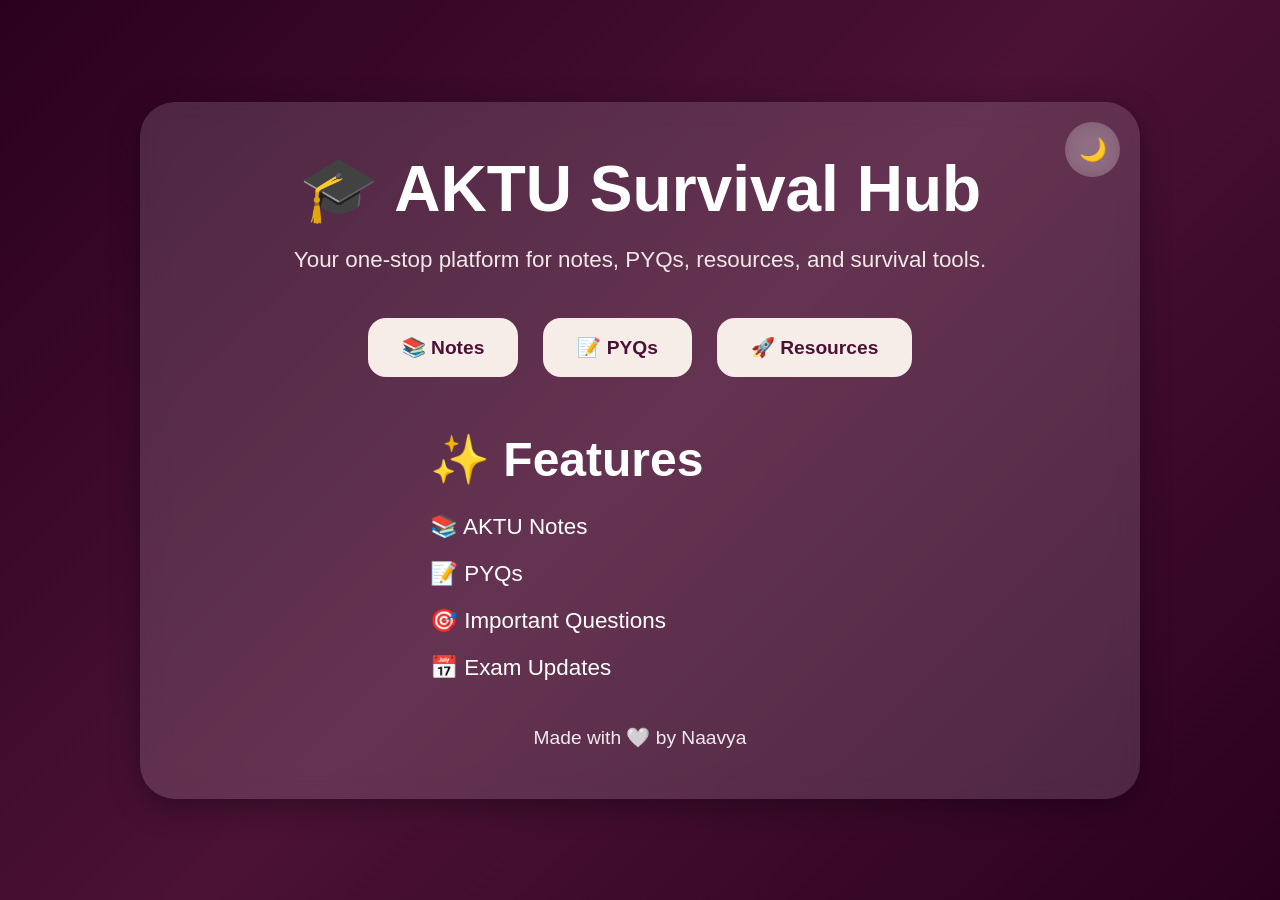
<file: index.html>
<!DOCTYPE html>
<html lang="en">
<head>
<meta charset="UTF-8">
<meta name="viewport" content="width=device-width, initial-scale=1.0">
<title>AKTU Survival Hub</title>

<style>

*{
    margin:0;
    padding:0;
    box-sizing:border-box;
    font-family:Arial,sans-serif;
}

/* BODY */

body{
    min-height:100vh;
    display:flex;
    justify-content:center;
    align-items:center;
    padding:25px;

    background:linear-gradient(135deg,#2b001f,#4b1235,#2b001f);

    color:white;

    transition:0.4s ease;
}

/* LIGHT MODE */

body.light{
    background:linear-gradient(135deg,#ffe6f0,#fff0f6,#ffffff);
    color:#4b1235;
}

body.light .container{
    background:rgba(255,255,255,0.75);
}

body.light .subtitle,
body.light .footer,
body.light .features li{
    color:#4b1235;
}

/* MAIN CONTAINER */

.container{
    width:95%;
    max-width:1000px;

    background:rgba(255,255,255,0.14);

    backdrop-filter:blur(14px);

    border-radius:35px;

    padding:50px 40px;

    text-align:center;

    position:relative;

    box-shadow:0 8px 30px rgba(0,0,0,0.35);

    animation:fadeUp 1s ease;
}

/* THEME BUTTON */

.theme-btn{
    position:absolute;
    top:20px;
    right:20px;

    width:55px;
    height:55px;

    border:none;
    outline:none;

    border-radius:50%;

    background:rgba(255,255,255,0.18);

    backdrop-filter:blur(10px);

    color:white;

    font-size:1.4rem;

    cursor:pointer;

    transition:0.3s ease;

    display:flex;
    justify-content:center;
    align-items:center;
}

.theme-btn:hover{
    transform:scale(1.1) rotate(15deg);

    background:rgba(255,255,255,0.28);
}

/* HEADING */

h1{
    font-size:4rem;
    margin-bottom:20px;
}

/* SUBTITLE */

.subtitle{
    font-size:1.4rem;
    color:#f1e7e7;
    margin-bottom:45px;
}

/* BUTTONS */

.buttons{
    display:flex;
    justify-content:center;
    gap:25px;
    flex-wrap:wrap;

    margin-bottom:55px;
}

.buttons a{
    text-decoration:none;

    background:#f7ede8;
    color:#4b1235;

    padding:18px 34px;

    border-radius:18px;

    font-size:1.2rem;
    font-weight:bold;

    transition:0.3s ease;
}

.buttons a:hover{
    transform:translateY(-8px) scale(1.05);

    box-shadow:0 10px 22px rgba(0,0,0,0.35);
}

/* FEATURES */

.features{
    text-align:left;
    max-width:420px;
    margin:auto;
}

.features h2{
    font-size:3rem;
    margin-bottom:25px;
}

.features ul{
    list-style:none;
}

.features li{
    font-size:1.4rem;
    margin-bottom:20px;

    transition:0.3s ease;
}

.features li:hover{
    transform:translateX(10px);
}

/* FOOTER */

.footer{
    margin-top:45px;
    font-size:1.2rem;
    opacity:0.9;
}

/* ANIMATION */

@keyframes fadeUp{

    from{
        opacity:0;
        transform:translateY(40px);
    }

    to{
        opacity:1;
        transform:translateY(0);
    }

}

/* MOBILE */

@media(max-width:700px){

    h1{
        font-size:2.5rem;
    }

    .subtitle{
        font-size:1rem;
    }

    .buttons a{
        width:100%;
    }

    .features h2{
        font-size:2.2rem;
    }

    .features li{
        font-size:1.1rem;
    }

}

</style>
</head>

<body>

<div class="container">

    <!-- DARK MODE BUTTON -->

    <button class="theme-btn" onclick="toggleTheme()">🌙</button>

    <!-- HEADING -->

    <h1>🎓 AKTU Survival Hub</h1>

    <!-- SUBTITLE -->

    <p class="subtitle">
        Your one-stop platform for notes, PYQs, resources, and survival tools.
    </p>

    <!-- BUTTONS -->

    <div class="buttons">

        <a href="notes.html">📚 Notes</a>

        <a href="pyqs.html">📝 PYQs</a>

        <a href="resources.html">🚀 Resources</a>

    </div>

    <!-- FEATURES -->

    <div class="features">

        <h2>✨ Features</h2>

        <ul>

            <li>📚 AKTU Notes</li>

            <li>📝 PYQs</li>

            <li>🎯 Important Questions</li>

            <li>📅 Exam Updates</li>

        </ul>

    </div>

    <!-- FOOTER -->

    <div class="footer">
        Made with 🤍 by Naavya
    </div>

</div>

<!-- SCRIPT -->

<script>

function toggleTheme(){

    document.body.classList.toggle("light");

}

</script>

</body>
</html>
</file>
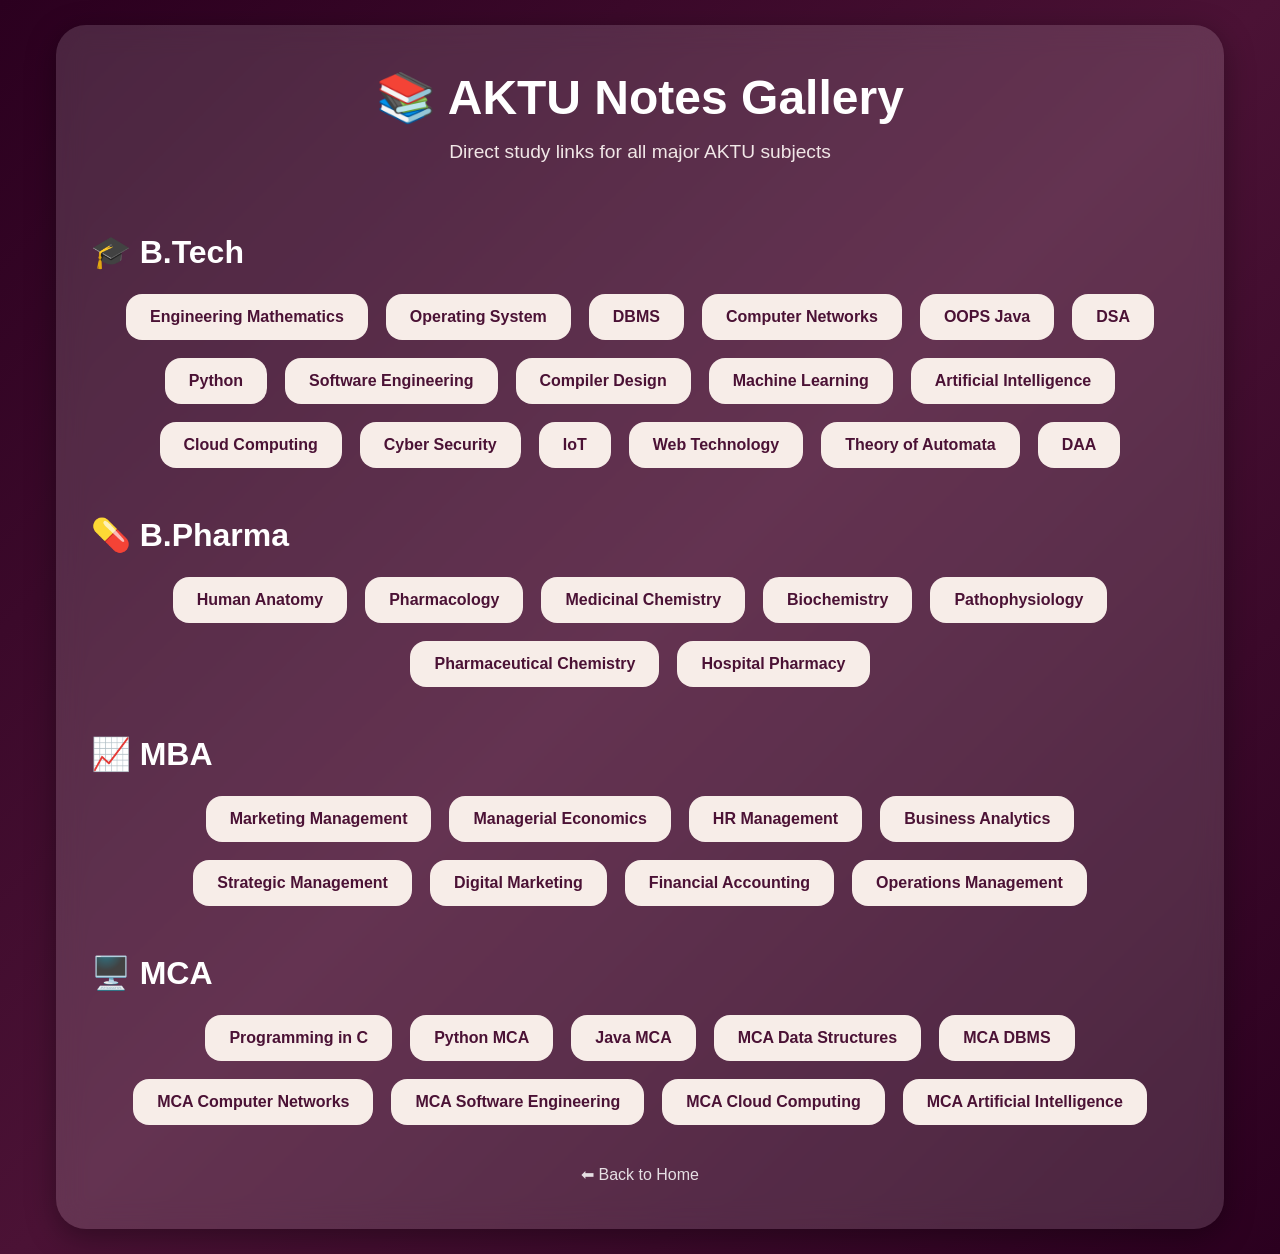
<file: notes.html>
<!DOCTYPE html>
<html lang="en">
<head>
<meta charset="UTF-8">
<meta name="viewport" content="width=device-width, initial-scale=1.0">
<title>AKTU Notes Gallery</title>

<style>

*{
    margin:0;
    padding:0;
    box-sizing:border-box;
    font-family:Arial, sans-serif;
}

body{
    min-height:100vh;
    background:linear-gradient(135deg,#2b001f,#4b1235,#2b001f);
    display:flex;
    justify-content:center;
    align-items:center;
    padding:25px;
    color:white;
}

.container{
    width:95%;
    max-width:1200px;

    background:rgba(255,255,255,0.14);

    backdrop-filter:blur(14px);

    border-radius:30px;

    padding:45px 35px;

    text-align:center;

    box-shadow:0 8px 30px rgba(0,0,0,0.35);

    animation:fadeUp 1s ease;
}

/* Heading */

h1{
    font-size:3rem;
    margin-bottom:15px;
}

.subtitle{
    font-size:1.2rem;
    margin-bottom:40px;
    color:#f1e7e7;
}

/* Subjects Layout */

.subjects{
    display:flex;
    flex-wrap:wrap;
    justify-content:center;
    gap:18px;
}

/* Course Heading */

.course-heading{
    width:100%;
    text-align:left;
    margin-top:30px;
    margin-bottom:5px;
    font-size:2rem;
}

/* Subject Buttons */

.subjects a{
    text-decoration:none;

    background:#f7ede8;
    color:#4b1235;

    padding:14px 24px;

    border-radius:16px;

    font-size:1rem;
    font-weight:bold;

    transition:0.3s ease;
}

.subjects a:hover{
    transform:translateY(-7px) scale(1.05);

    box-shadow:0 10px 22px rgba(0,0,0,0.35);
}

/* Back Button */

.back-btn{
    display:inline-block;
    margin-top:40px;
    text-decoration:none;
    color:white;
    opacity:0.85;
    font-size:1rem;
}

/* Animation */

@keyframes fadeUp{

    from{
        opacity:0;
        transform:translateY(40px);
    }

    to{
        opacity:1;
        transform:translateY(0);
    }

}

/* Mobile */

@media(max-width:700px){

    h1{
        font-size:2.2rem;
    }

    .subtitle{
        font-size:1rem;
    }

    .subjects a{
        width:100%;
    }

    .course-heading{
        font-size:1.6rem;
    }

}

</style>
</head>

<body>

<div class="container">

    <h1>📚 AKTU Notes Gallery</h1>

    <p class="subtitle">
        Direct study links for all major AKTU subjects
    </p>

    <div class="subjects">

        <!-- BTECH -->

        <h2 class="course-heading">🎓 B.Tech</h2>

        <a href="https://www.geeksforgeeks.org/engineering-mathematics-tutorials/" target="_blank">Engineering Mathematics</a>

        <a href="https://www.geeksforgeeks.org/operating-systems/" target="_blank">Operating System</a>

        <a href="https://www.geeksforgeeks.org/dbms/" target="_blank">DBMS</a>

        <a href="https://www.geeksforgeeks.org/computer-network-tutorials/" target="_blank">Computer Networks</a>

        <a href="https://www.geeksforgeeks.org/java/" target="_blank">OOPS Java</a>

        <a href="https://www.geeksforgeeks.org/data-structures/" target="_blank">DSA</a>

        <a href="https://www.geeksforgeeks.org/python-programming-language-tutorial/" target="_blank">Python</a>

        <a href="https://www.geeksforgeeks.org/software-engineering/" target="_blank">Software Engineering</a>

        <a href="https://www.geeksforgeeks.org/compiler-design-tutorials/" target="_blank">Compiler Design</a>

        <a href="https://www.geeksforgeeks.org/machine-learning/" target="_blank">Machine Learning</a>

        <a href="https://www.geeksforgeeks.org/artificial-intelligence/" target="_blank">Artificial Intelligence</a>

        <a href="https://www.geeksforgeeks.org/cloud-computing/" target="_blank">Cloud Computing</a>

        <a href="https://www.geeksforgeeks.org/cyber-security-tutorial/" target="_blank">Cyber Security</a>

        <a href="https://www.geeksforgeeks.org/internet-of-things-iot/" target="_blank">IoT</a>

        <a href="https://www.geeksforgeeks.org/web-technology/" target="_blank">Web Technology</a>

        <a href="https://www.geeksforgeeks.org/theory-of-computation-automata-tutorials/" target="_blank">Theory of Automata</a>

        <a href="https://www.geeksforgeeks.org/design-and-analysis-of-algorithms/" target="_blank">DAA</a>

        <!-- BPHARMA -->

        <h2 class="course-heading">💊 B.Pharma</h2>

        <a href="https://www.geeksforgeeks.org/human-anatomy-and-physiology/" target="_blank">Human Anatomy</a>

        <a href="https://www.geeksforgeeks.org/pharmacology/" target="_blank">Pharmacology</a>

        <a href="https://www.geeksforgeeks.org/medicinal-chemistry/" target="_blank">Medicinal Chemistry</a>

        <a href="https://www.geeksforgeeks.org/biochemistry/" target="_blank">Biochemistry</a>

        <a href="https://www.geeksforgeeks.org/pathophysiology/" target="_blank">Pathophysiology</a>

        <a href="https://www.geeksforgeeks.org/pharmaceutical-chemistry/" target="_blank">Pharmaceutical Chemistry</a>

        <a href="https://www.geeksforgeeks.org/hospital-management/" target="_blank">Hospital Pharmacy</a>

        <!-- MBA -->

        <h2 class="course-heading">📈 MBA</h2>

        <a href="https://www.geeksforgeeks.org/marketing-management/" target="_blank">Marketing Management</a>

        <a href="https://www.geeksforgeeks.org/managerial-economics/" target="_blank">Managerial Economics</a>

        <a href="https://www.geeksforgeeks.org/human-resource-management-hrm/" target="_blank">HR Management</a>

        <a href="https://www.geeksforgeeks.org/business-analytics/" target="_blank">Business Analytics</a>

        <a href="https://www.geeksforgeeks.org/strategic-management/" target="_blank">Strategic Management</a>

        <a href="https://www.geeksforgeeks.org/digital-marketing/" target="_blank">Digital Marketing</a>

        <a href="https://www.geeksforgeeks.org/financial-accounting/" target="_blank">Financial Accounting</a>

        <a href="https://www.geeksforgeeks.org/operations-management/" target="_blank">Operations Management</a>

        <!-- MCA -->

        <h2 class="course-heading">🖥️ MCA</h2>

        <a href="https://www.geeksforgeeks.org/programming-in-c/" target="_blank">Programming in C</a>

        <a href="https://www.geeksforgeeks.org/python-programming-language-tutorial/" target="_blank">Python MCA</a>

        <a href="https://www.geeksforgeeks.org/java/" target="_blank">Java MCA</a>

        <a href="https://www.geeksforgeeks.org/data-structures/" target="_blank">MCA Data Structures</a>

        <a href="https://www.geeksforgeeks.org/dbms/" target="_blank">MCA DBMS</a>

        <a href="https://www.geeksforgeeks.org/computer-network-tutorials/" target="_blank">MCA Computer Networks</a>

        <a href="https://www.geeksforgeeks.org/software-engineering/" target="_blank">MCA Software Engineering</a>

        <a href="https://www.geeksforgeeks.org/cloud-computing/" target="_blank">MCA Cloud Computing</a>

        <a href="https://www.geeksforgeeks.org/artificial-intelligence/" target="_blank">MCA Artificial Intelligence</a>

    </div>

    <a href="index.html" class="back-btn">⬅ Back to Home</a>

</div>

</body>
</html>
</file>
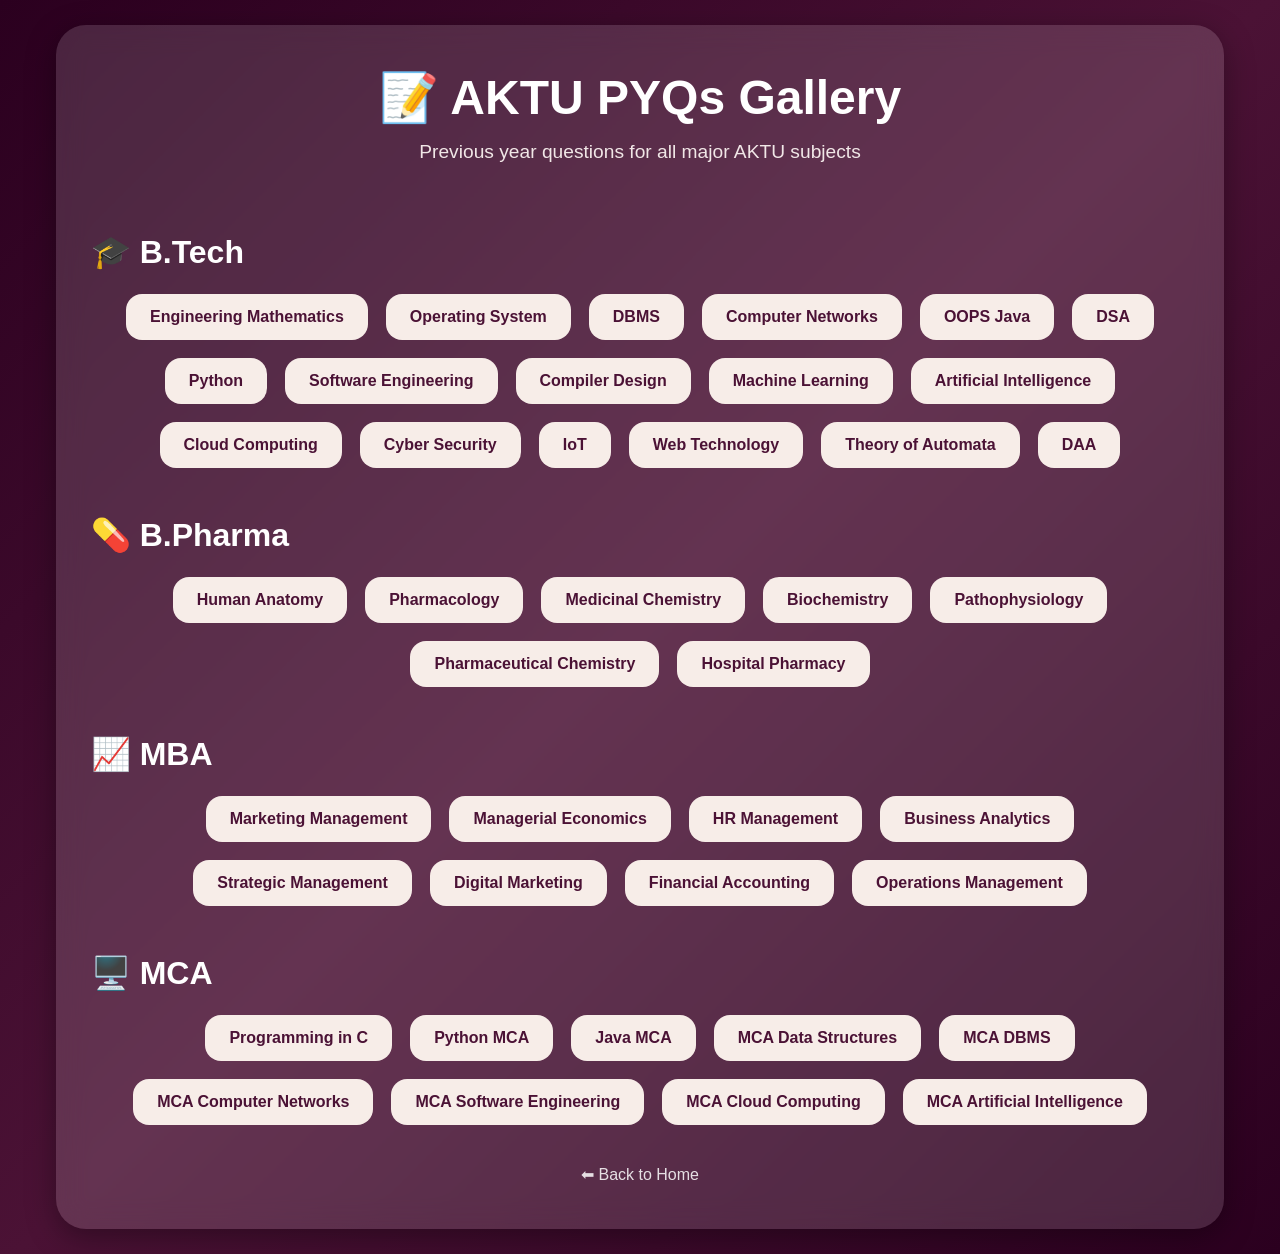
<file: pyqs.html>
<!DOCTYPE html>
<html lang="en">
<head>
<meta charset="UTF-8">
<meta name="viewport" content="width=device-width, initial-scale=1.0">
<title>AKTU PYQs Gallery</title>

<style>

*{
    margin:0;
    padding:0;
    box-sizing:border-box;
    font-family:Arial,sans-serif;
}

body{
    min-height:100vh;
    background:linear-gradient(135deg,#2b001f,#4b1235,#2b001f);
    display:flex;
    justify-content:center;
    align-items:center;
    padding:25px;
    color:white;
}

.container{
    width:95%;
    max-width:1200px;

    background:rgba(255,255,255,0.14);

    backdrop-filter:blur(14px);

    border-radius:30px;

    padding:45px 35px;

    text-align:center;

    box-shadow:0 8px 30px rgba(0,0,0,0.35);

    animation:fadeUp 1s ease;
}

/* Heading */

h1{
    font-size:3rem;
    margin-bottom:15px;
}

.subtitle{
    font-size:1.2rem;
    margin-bottom:40px;
    color:#f1e7e7;
}

/* Subjects Layout */

.subjects{
    display:flex;
    flex-wrap:wrap;
    justify-content:center;
    gap:18px;
}

/* Course Heading */

.course-heading{
    width:100%;
    text-align:left;
    margin-top:30px;
    margin-bottom:5px;
    font-size:2rem;
}

/* Subject Buttons */

.subjects a{
    text-decoration:none;

    background:#f7ede8;
    color:#4b1235;

    padding:14px 24px;

    border-radius:16px;

    font-size:1rem;
    font-weight:bold;

    transition:0.3s ease;
}

.subjects a:hover{
    transform:translateY(-7px) scale(1.05);

    box-shadow:0 10px 22px rgba(0,0,0,0.35);
}

/* Back Button */

.back-btn{
    display:inline-block;
    margin-top:40px;
    text-decoration:none;
    color:white;
    opacity:0.85;
    font-size:1rem;
}

/* Animation */

@keyframes fadeUp{

    from{
        opacity:0;
        transform:translateY(40px);
    }

    to{
        opacity:1;
        transform:translateY(0);
    }

}

/* Mobile */

@media(max-width:700px){

    h1{
        font-size:2.2rem;
    }

    .subtitle{
        font-size:1rem;
    }

    .subjects a{
        width:100%;
    }

    .course-heading{
        font-size:1.6rem;
    }

}

</style>
</head>

<body>

<div class="container">

    <h1>📝 AKTU PYQs Gallery</h1>

    <p class="subtitle">
        Previous year questions for all major AKTU subjects
    </p>

    <div class="subjects">

        <!-- BTECH -->

        <h2 class="course-heading">🎓 B.Tech</h2>

        <a href="https://aktuquestionpapers.in/" target="_blank">Engineering Mathematics</a>

        <a href="https://aktuquestionpapers.in/" target="_blank">Operating System</a>

        <a href="https://aktuquestionpapers.in/" target="_blank">DBMS</a>

        <a href="https://aktuquestionpapers.in/" target="_blank">Computer Networks</a>

        <a href="https://aktuquestionpapers.in/" target="_blank">OOPS Java</a>

        <a href="https://aktuquestionpapers.in/" target="_blank">DSA</a>

        <a href="https://aktuquestionpapers.in/" target="_blank">Python</a>

        <a href="https://aktuquestionpapers.in/" target="_blank">Software Engineering</a>

        <a href="https://aktuquestionpapers.in/" target="_blank">Compiler Design</a>

        <a href="https://aktuquestionpapers.in/" target="_blank">Machine Learning</a>

        <a href="https://aktuquestionpapers.in/" target="_blank">Artificial Intelligence</a>

        <a href="https://aktuquestionpapers.in/" target="_blank">Cloud Computing</a>

        <a href="https://aktuquestionpapers.in/" target="_blank">Cyber Security</a>

        <a href="https://aktuquestionpapers.in/" target="_blank">IoT</a>

        <a href="https://aktuquestionpapers.in/" target="_blank">Web Technology</a>

        <a href="https://aktuquestionpapers.in/" target="_blank">Theory of Automata</a>

        <a href="https://aktuquestionpapers.in/" target="_blank">DAA</a>

        <!-- BPHARMA -->

        <h2 class="course-heading">💊 B.Pharma</h2>

        <a href="https://aktuquestionpapers.in/" target="_blank">Human Anatomy</a>

        <a href="https://aktuquestionpapers.in/" target="_blank">Pharmacology</a>

        <a href="https://aktuquestionpapers.in/" target="_blank">Medicinal Chemistry</a>

        <a href="https://aktuquestionpapers.in/" target="_blank">Biochemistry</a>

        <a href="https://aktuquestionpapers.in/" target="_blank">Pathophysiology</a>

        <a href="https://aktuquestionpapers.in/" target="_blank">Pharmaceutical Chemistry</a>

        <a href="https://aktuquestionpapers.in/" target="_blank">Hospital Pharmacy</a>

        <!-- MBA -->

        <h2 class="course-heading">📈 MBA</h2>

        <a href="https://aktuquestionpapers.in/" target="_blank">Marketing Management</a>

        <a href="https://aktuquestionpapers.in/" target="_blank">Managerial Economics</a>

        <a href="https://aktuquestionpapers.in/" target="_blank">HR Management</a>

        <a href="https://aktuquestionpapers.in/" target="_blank">Business Analytics</a>

        <a href="https://aktuquestionpapers.in/" target="_blank">Strategic Management</a>

        <a href="https://aktuquestionpapers.in/" target="_blank">Digital Marketing</a>

        <a href="https://aktuquestionpapers.in/" target="_blank">Financial Accounting</a>

        <a href="https://aktuquestionpapers.in/" target="_blank">Operations Management</a>

        <!-- MCA -->

        <h2 class="course-heading">🖥️ MCA</h2>

        <a href="https://aktuquestionpapers.in/" target="_blank">Programming in C</a>

        <a href="https://aktuquestionpapers.in/" target="_blank">Python MCA</a>

        <a href="https://aktuquestionpapers.in/" target="_blank">Java MCA</a>

        <a href="https://aktuquestionpapers.in/" target="_blank">MCA Data Structures</a>

        <a href="https://aktuquestionpapers.in/" target="_blank">MCA DBMS</a>

        <a href="https://aktuquestionpapers.in/" target="_blank">MCA Computer Networks</a>

        <a href="https://aktuquestionpapers.in/" target="_blank">MCA Software Engineering</a>

        <a href="https://aktuquestionpapers.in/" target="_blank">MCA Cloud Computing</a>

        <a href="https://aktuquestionpapers.in/" target="_blank">MCA Artificial Intelligence</a>

    </div>

    <a href="index.html" class="back-btn">⬅ Back to Home</a>

</div>

</body>
</html>
</file>
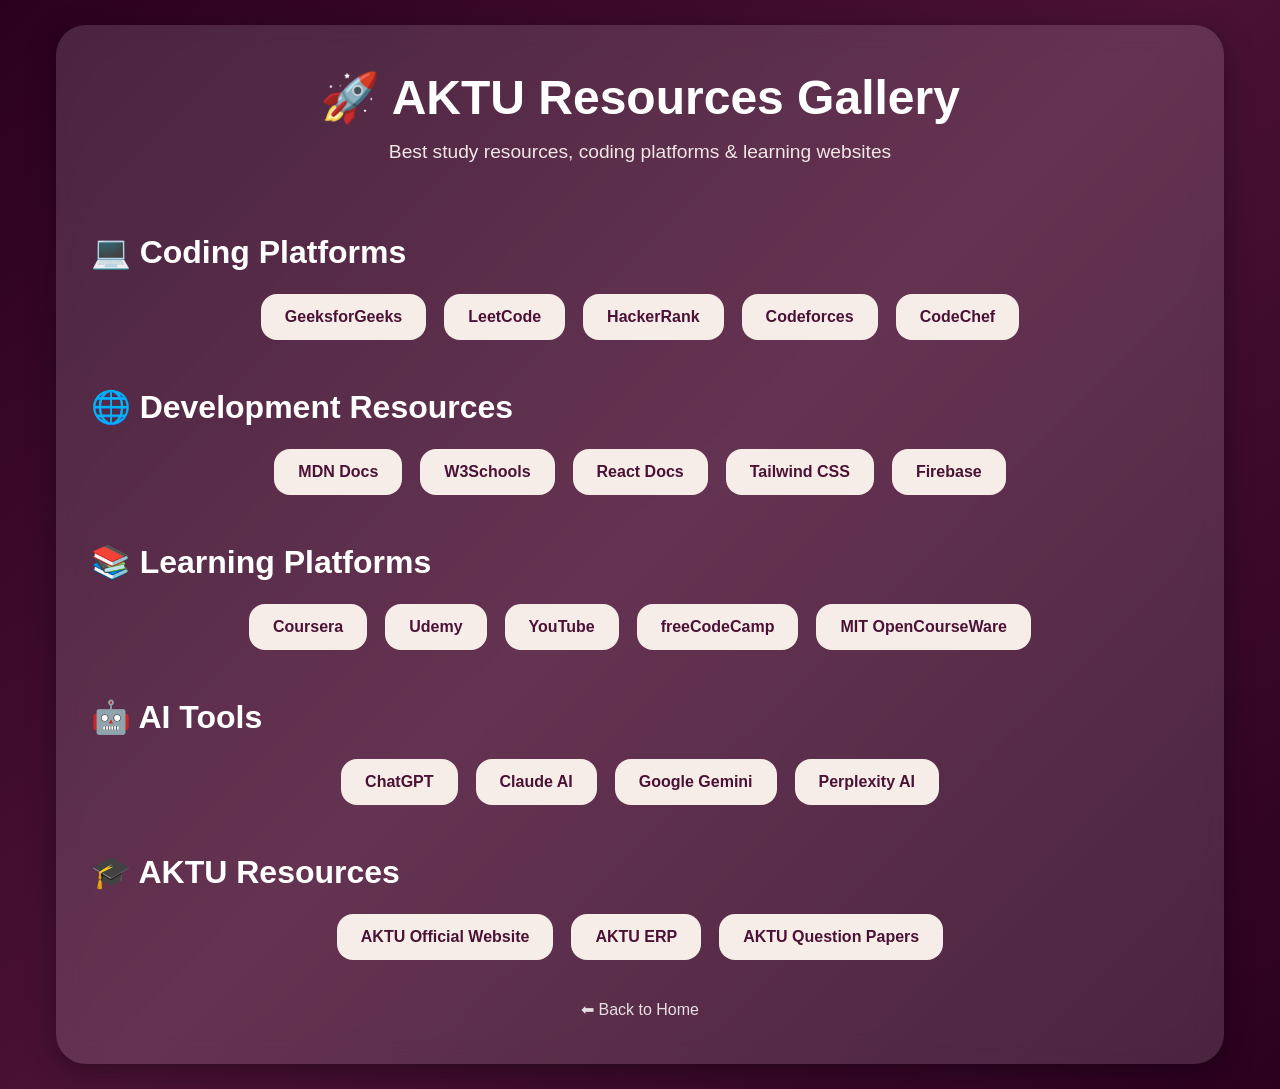
<file: resources.html>
<!DOCTYPE html>
<html lang="en">
<head>
<meta charset="UTF-8">
<meta name="viewport" content="width=device-width, initial-scale=1.0">
<title>AKTU Resources Gallery</title>

<style>

*{
    margin:0;
    padding:0;
    box-sizing:border-box;
    font-family:Arial,sans-serif;
}

body{
    min-height:100vh;
    background:linear-gradient(135deg,#2b001f,#4b1235,#2b001f);
    display:flex;
    justify-content:center;
    align-items:center;
    padding:25px;
    color:white;
}

.container{
    width:95%;
    max-width:1200px;

    background:rgba(255,255,255,0.14);

    backdrop-filter:blur(14px);

    border-radius:30px;

    padding:45px 35px;

    text-align:center;

    box-shadow:0 8px 30px rgba(0,0,0,0.35);

    animation:fadeUp 1s ease;
}

/* Heading */

h1{
    font-size:3rem;
    margin-bottom:15px;
}

.subtitle{
    font-size:1.2rem;
    margin-bottom:40px;
    color:#f1e7e7;
}

/* Resources Layout */

.resources{
    display:flex;
    flex-wrap:wrap;
    justify-content:center;
    gap:18px;
}

/* Course Heading */

.course-heading{
    width:100%;
    text-align:left;
    margin-top:30px;
    margin-bottom:5px;
    font-size:2rem;
}

/* Buttons */

.resources a{
    text-decoration:none;

    background:#f7ede8;
    color:#4b1235;

    padding:14px 24px;

    border-radius:16px;

    font-size:1rem;
    font-weight:bold;

    transition:0.3s ease;
}

.resources a:hover{
    transform:translateY(-7px) scale(1.05);

    box-shadow:0 10px 22px rgba(0,0,0,0.35);
}

/* Back Button */

.back-btn{
    display:inline-block;
    margin-top:40px;
    text-decoration:none;
    color:white;
    opacity:0.85;
    font-size:1rem;
}

/* Animation */

@keyframes fadeUp{

    from{
        opacity:0;
        transform:translateY(40px);
    }

    to{
        opacity:1;
        transform:translateY(0);
    }

}

/* Mobile */

@media(max-width:700px){

    h1{
        font-size:2.2rem;
    }

    .subtitle{
        font-size:1rem;
    }

    .resources a{
        width:100%;
    }

    .course-heading{
        font-size:1.6rem;
    }

}

</style>
</head>

<body>

<div class="container">

    <h1>🚀 AKTU Resources Gallery</h1>

    <p class="subtitle">
        Best study resources, coding platforms & learning websites
    </p>

    <div class="resources">

        <!-- CODING -->

        <h2 class="course-heading">💻 Coding Platforms</h2>

        <a href="https://www.geeksforgeeks.org/" target="_blank">GeeksforGeeks</a>

        <a href="https://leetcode.com/" target="_blank">LeetCode</a>

        <a href="https://www.hackerrank.com/" target="_blank">HackerRank</a>

        <a href="https://codeforces.com/" target="_blank">Codeforces</a>

        <a href="https://www.codechef.com/" target="_blank">CodeChef</a>

        <!-- DEVELOPMENT -->

        <h2 class="course-heading">🌐 Development Resources</h2>

        <a href="https://developer.mozilla.org/" target="_blank">MDN Docs</a>

        <a href="https://www.w3schools.com/" target="_blank">W3Schools</a>

        <a href="https://react.dev/" target="_blank">React Docs</a>

        <a href="https://tailwindcss.com/" target="_blank">Tailwind CSS</a>

        <a href="https://firebase.google.com/" target="_blank">Firebase</a>

        <!-- LEARNING -->

        <h2 class="course-heading">📚 Learning Platforms</h2>

        <a href="https://www.coursera.org/" target="_blank">Coursera</a>

        <a href="https://www.udemy.com/" target="_blank">Udemy</a>

        <a href="https://www.youtube.com/" target="_blank">YouTube</a>

        <a href="https://www.freecodecamp.org/" target="_blank">freeCodeCamp</a>

        <a href="https://ocw.mit.edu/" target="_blank">MIT OpenCourseWare</a>

        <!-- AI TOOLS -->

        <h2 class="course-heading">🤖 AI Tools</h2>

        <a href="https://chatgpt.com/" target="_blank">ChatGPT</a>

        <a href="https://claude.ai/" target="_blank">Claude AI</a>

        <a href="https://gemini.google.com/" target="_blank">Google Gemini</a>

        <a href="https://www.perplexity.ai/" target="_blank">Perplexity AI</a>

        <!-- AKTU -->

        <h2 class="course-heading">🎓 AKTU Resources</h2>

        <a href="https://aktu.ac.in/" target="_blank">AKTU Official Website</a>

        <a href="https://erp.aktu.ac.in/" target="_blank">AKTU ERP</a>

        <a href="https://aktuquestionpapers.in/" target="_blank">AKTU Question Papers</a>

    </div>

    <a href="index.html" class="back-btn">⬅ Back to Home</a>

</div>

</body>
</html>
</file>
